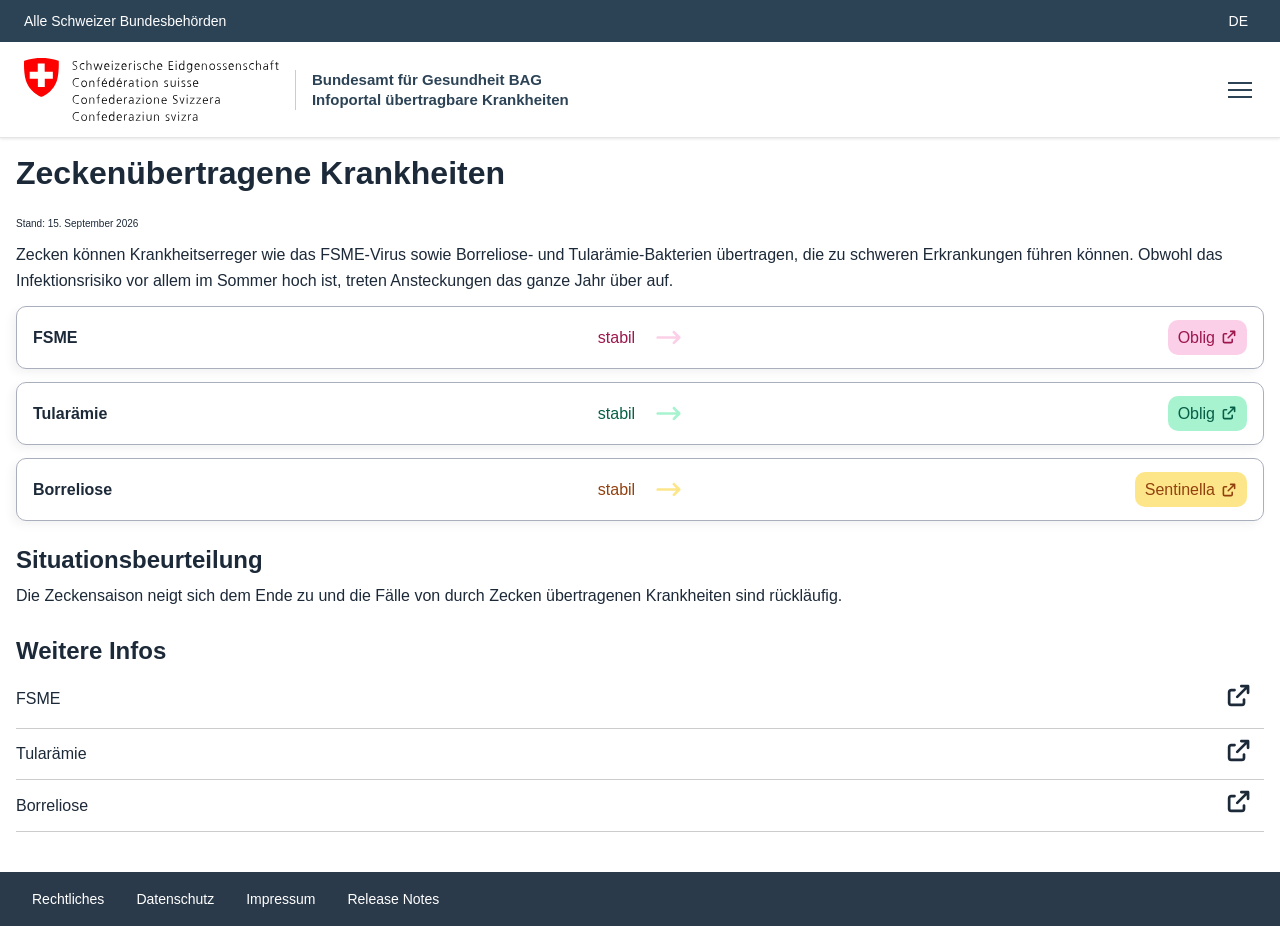
<file: docs/index.html>
<!doctype html>
<html lang="en">
  <head>
    <meta charset="UTF-8" />
    <meta name="viewport" content="width=device-width, initial-scale=1.0" />
    <title>BAG-Infoportal übertragbare Krankheiten</title>
    <link rel="stylesheet" href="style.css" />

    <link rel="icon" type="image/png" sizes="32x32" href="./Favicon/icon2.png">

    <script src="js/p5.min.js"></script>
    <script src="js/d3.min.js"></script>
    
  </head>
  <body>
  <header class="site-header">
    <!-- Dunkelblaue obere Leiste -->
    <div class="top-bar">
      <div class="top-bar-left">
        <span>Alle Schweizer Bundesbehörden</span>
        <i class="fa-solid fa-chevron-down"></i>
      </div>
      <div class="top-bar-right">
        <span>DE</span>
        <i class="fa-solid fa-chevron-down"></i>
      </div>
    </div>

    <!-- Weiße Haupt-Headerleiste -->
    <div class="main-bar">
      <a href="#" class="brand-container">
       <img src="SVG/BundLogo.svg" alt="Bundeslogo" class="logo-desktop"/>
      <img src="SVG/BundLogo-mobile.svg" alt="Bundeslogo" class="logo-mobile"/>
        <div class="brand-divider"></div>

       <div class="brand-text">
  <span class="brand-title">
    <span class="full-text">Bundesamt für Gesundheit BAG</span>
    <span class="short-text">BAG</span>
  </span>
  <span class="brand-subtitle">
    <span class="full-text">Infoportal übertragbare Krankheiten</span>
    <span class="short-text">IDD</span>
  </span>
</div>
      </a>

      <!-- Menü-Button (Burger-Icon) -->
      <button class="menu-button" aria-label="Menü öffnen">
        <i class="fa-solid fa-bars"></i>
      </button>
    </div>
  </header>

  <!-- Hauptinhalt -->
  <section class="Hauptinhalt">
    <div class="Titel">
      Zeckenübertragene Krankheiten
    </div>

      <span class="Label">Stand: 15. September 2026</span>
<!-- 1.> Abschnitt Zeckentext-->
      <div>
        <p>
          Zecken können Krankheitserreger wie das FSME-Virus sowie Borreliose-
          und Tularämie-Bakterien übertragen, die zu schweren Erkrankungen
          führen können. Obwohl das Infektionsrisiko vor allem im Sommer hoch
          ist, treten Ansteckungen das ganze Jahr über auf.
        </p>
</div>

<!-- Buttons für die Krankheiten -->
<div class="Buttons-Krankheiten">
  
<!-- BUTTON 1: FSME -->
<div 
  class="ButtonsK"
  onclick="window.location.href='FSME.html'"
>

  <div class="Lauftext-bold">
    FSME
  </div>

  <div class="Trendbereich">
    <div class="Bennenung-Trend-FSME">
      stabil
    </div>
 <div class="Trend-Icon-FSME">
 <svg xmlns="http://www.w3.org/2000/svg" viewBox="0 0 640 640"><!--!Font Awesome Free 7.3.1 by @fontawesome - https://fontawesome.com License - https://fontawesome.com/license/free Copyright 2026 Fonticons, Inc.--><path d="M342.6 41.4C330.1 28.9 309.8 28.9 297.3 41.4L169.3 169.4C156.8 181.9 156.8 202.2 169.3 214.7C181.8 227.2 202.1 227.2 214.6 214.7L288 141.3L288 576C288 593.7 302.3 608 320 608C337.7 608 352 593.7 352 576L352 141.3L425.4 214.7C437.9 227.2 458.2 227.2 470.7 214.7C483.2 202.2 483.2 181.9 470.7 169.4L342.7 41.4z"/></svg>
 </div>
  </div>

  <!-- Kleiner Button für externes Meldesystem -->
  <a
    href="https://www.idd.bag.admin.ch/de/survey-systems/oblig"
    class="Meldesystem-FSME"
    onclick="event.stopPropagation();"
  >
    <span>Oblig</span>
    <span class="Pfeil"><svg viewBox="0 0 640 640">
        <path d="M384 64C366.3 64 352 78.3 352 96C352 113.7 366.3 128 384 128L466.7 128L265.3 329.4C252.8 341.9 252.8 362.2 265.3 374.7C277.8 387.2 298.1 387.2 310.6 374.7L512 173.3L512 256C512 273.7 526.3 288 544 288C561.7 288 576 273.7 576 256L576 96C576 78.3 561.7 64 544 64L384 64zM144 160C99.8 160 64 195.8 64 240L64 496C64 540.2 99.8 576 144 576L400 576C444.2 576 480 540.2 480 496L480 416C480 398.3 465.7 384 448 384C430.3 384 416 398.3 416 416L416 496C416 504.8 408.8 512 400 512L144 512C135.2 512 128 504.8 128 496L128 240C128 231.2 135.2 224 144 224L224 224C241.7 224 256 209.7 256 192C256 174.3 241.7 160 224 160L144 160z"/>
    </svg>
    </span>
  </a>

</div>

<!-- Button 2: Tularämie -->

<div 
  class="ButtonsK"
  onclick="window.location.href='Tularaemie.html'"
>

  <div class="Lauftext-bold">
    Tularämie
  </div>

  <div class="Trendbereich">
    <div class="Bennenung-Trend-Tularaemie">
      stabil
    </div>
 <div class="Trend-Icon-Tularaemie">
<svg xmlns="http://www.w3.org/2000/svg" viewBox="0 0 640 640"><!--!Font Awesome Free 7.3.1 by @fontawesome - https://fontawesome.com License - https://fontawesome.com/license/free Copyright 2026 Fonticons, Inc.--><path d="M342.6 41.4C330.1 28.9 309.8 28.9 297.3 41.4L169.3 169.4C156.8 181.9 156.8 202.2 169.3 214.7C181.8 227.2 202.1 227.2 214.6 214.7L288 141.3L288 576C288 593.7 302.3 608 320 608C337.7 608 352 593.7 352 576L352 141.3L425.4 214.7C437.9 227.2 458.2 227.2 470.7 214.7C483.2 202.2 483.2 181.9 470.7 169.4L342.7 41.4z"/></svg>
 </div>
  </div>

  <!-- Kleiner Button für externes Meldesystem -->
  <a
    href="https://www.idd.bag.admin.ch/de/survey-systems/oblig"
    class="Meldesystem-Tularaemie"
    onclick="event.stopPropagation();"
  >
    <span>Oblig</span>
    <span class="Pfeil"><svg viewBox="0 0 640 640">
        <path d="M384 64C366.3 64 352 78.3 352 96C352 113.7 366.3 128 384 128L466.7 128L265.3 329.4C252.8 341.9 252.8 362.2 265.3 374.7C277.8 387.2 298.1 387.2 310.6 374.7L512 173.3L512 256C512 273.7 526.3 288 544 288C561.7 288 576 273.7 576 256L576 96C576 78.3 561.7 64 544 64L384 64zM144 160C99.8 160 64 195.8 64 240L64 496C64 540.2 99.8 576 144 576L400 576C444.2 576 480 540.2 480 496L480 416C480 398.3 465.7 384 448 384C430.3 384 416 398.3 416 416L416 496C416 504.8 408.8 512 400 512L144 512C135.2 512 128 504.8 128 496L128 240C128 231.2 135.2 224 144 224L224 224C241.7 224 256 209.7 256 192C256 174.3 241.7 160 224 160L144 160z"/>
    </svg></span>
  </a>



</div>
<!-- Button 3: Borreliose -->
<div 
  class="ButtonsK"
  onclick="window.location.href='FSME.html'"
>

  <div class="Lauftext-bold">
    Borreliose
  </div>

  <div class="Trendbereich">
    <div class="Bennenung-Trend-Borreliose">
      stabil
    </div>
 <div class="Trend-Icon-Borreliose">
 <svg xmlns="http://www.w3.org/2000/svg" viewBox="0 0 640 640"><!--!Font Awesome Free 7.3.1 by @fontawesome - https://fontawesome.com License - https://fontawesome.com/license/free Copyright 2026 Fonticons, Inc.--><path d="M342.6 41.4C330.1 28.9 309.8 28.9 297.3 41.4L169.3 169.4C156.8 181.9 156.8 202.2 169.3 214.7C181.8 227.2 202.1 227.2 214.6 214.7L288 141.3L288 576C288 593.7 302.3 608 320 608C337.7 608 352 593.7 352 576L352 141.3L425.4 214.7C437.9 227.2 458.2 227.2 470.7 214.7C483.2 202.2 483.2 181.9 470.7 169.4L342.7 41.4z"/></svg>
 </div>
  </div>

  <!-- Kleiner Button für externes Meldesystem -->
  <a
    href="https://www.idd.bag.admin.ch/de/survey-systems/sentinella"
    class="Meldesystem-Borreliose"
    onclick="event.stopPropagation();"
  >
    <span>Sentinella</span>
    <span class="Pfeil"><svg viewBox="0 0 640 640">
        <path d="M384 64C366.3 64 352 78.3 352 96C352 113.7 366.3 128 384 128L466.7 128L265.3 329.4C252.8 341.9 252.8 362.2 265.3 374.7C277.8 387.2 298.1 387.2 310.6 374.7L512 173.3L512 256C512 273.7 526.3 288 544 288C561.7 288 576 273.7 576 256L576 96C576 78.3 561.7 64 544 64L384 64zM144 160C99.8 160 64 195.8 64 240L64 496C64 540.2 99.8 576 144 576L400 576C444.2 576 480 540.2 480 496L480 416C480 398.3 465.7 384 448 384C430.3 384 416 398.3 416 416L416 496C416 504.8 408.8 512 400 512L144 512C135.2 512 128 504.8 128 496L128 240C128 231.2 135.2 224 144 224L224 224C241.7 224 256 209.7 256 192C256 174.3 241.7 160 224 160L144 160z"/>
    </svg></span>
  </a>


</div>
     

      <!-- 2. Abschnitt Situationsbeurteilung -->
<section>
        <div class="Untertitel">Situationsbeurteilung</div>
         <p>
          Die Zeckensaison neigt sich dem Ende zu und die Fälle von durch Zecken übertragenen Krankheiten sind rückläufig.
        </p>
      </section>
 <div class="Untertitel">Weitere Infos</div>
      <!-- 3. Abschnitt Weitere Infos -->
      <section class="content">
      
      <a href="https://www.bag.admin.ch/de/fruehsommer-meningoenzephalitis-fsme">
  <div class="KrankheitLink">
    <p>FSME</p>
    <div>  <svg viewBox="0 0 640 640">
        <path d="M384 64C366.3 64 352 78.3 352 96C352 113.7 366.3 128 384 128L466.7 128L265.3 329.4C252.8 341.9 252.8 362.2 265.3 374.7C277.8 387.2 298.1 387.2 310.6 374.7L512 173.3L512 256C512 273.7 526.3 288 544 288C561.7 288 576 273.7 576 256L576 96C576 78.3 561.7 64 544 64L384 64zM144 160C99.8 160 64 195.8 64 240L64 496C64 540.2 99.8 576 144 576L400 576C444.2 576 480 540.2 480 496L480 416C480 398.3 465.7 384 448 384C430.3 384 416 398.3 416 416L416 496C416 504.8 408.8 512 400 512L144 512C135.2 512 128 504.8 128 496L128 240C128 231.2 135.2 224 144 224L224 224C241.7 224 256 209.7 256 192C256 174.3 241.7 160 224 160L144 160z"/>
    </svg></div>
  </div>
</a>

<div class="Trennlinie"></div>

        <a href="https://www.bag.admin.ch/de/tularaemie-hasenpest">
  <div class="KrankheitLink">
    <div>Tularämie</div>
    <div>  <svg viewBox="0 0 640 640">
        <path d="M384 64C366.3 64 352 78.3 352 96C352 113.7 366.3 128 384 128L466.7 128L265.3 329.4C252.8 341.9 252.8 362.2 265.3 374.7C277.8 387.2 298.1 387.2 310.6 374.7L512 173.3L512 256C512 273.7 526.3 288 544 288C561.7 288 576 273.7 576 256L576 96C576 78.3 561.7 64 544 64L384 64zM144 160C99.8 160 64 195.8 64 240L64 496C64 540.2 99.8 576 144 576L400 576C444.2 576 480 540.2 480 496L480 416C480 398.3 465.7 384 448 384C430.3 384 416 398.3 416 416L416 496C416 504.8 408.8 512 400 512L144 512C135.2 512 128 504.8 128 496L128 240C128 231.2 135.2 224 144 224L224 224C241.7 224 256 209.7 256 192C256 174.3 241.7 160 224 160L144 160z"/>
    </svg></div>
  </div>
</a>

        <div class="Trennlinie"></div>


        <a href="https://www.bag.admin.ch/de/borreliose">
  <div class="KrankheitLink">
    <div>Borreliose</div>
    <div>  <svg viewBox="0 0 640 640">
        <path d="M384 64C366.3 64 352 78.3 352 96C352 113.7 366.3 128 384 128L466.7 128L265.3 329.4C252.8 341.9 252.8 362.2 265.3 374.7C277.8 387.2 298.1 387.2 310.6 374.7L512 173.3L512 256C512 273.7 526.3 288 544 288C561.7 288 576 273.7 576 256L576 96C576 78.3 561.7 64 544 64L384 64zM144 160C99.8 160 64 195.8 64 240L64 496C64 540.2 99.8 576 144 576L400 576C444.2 576 480 540.2 480 496L480 416C480 398.3 465.7 384 448 384C430.3 384 416 398.3 416 416L416 496C416 504.8 408.8 512 400 512L144 512C135.2 512 128 504.8 128 496L128 240C128 231.2 135.2 224 144 224L224 224C241.7 224 256 209.7 256 192C256 174.3 241.7 160 224 160L144 160z"/>
    </svg></div>
  </div>
</a>

        <div class="Trennlinie"></div>
      </section>

</section>

<footer class="footer">
  <span>Rechtliches</span>
  <span>Datenschutz</span>
  <span>Impressum</span>
  <span>Release Notes</span>
</footer>

  </body>
</html>
</file>
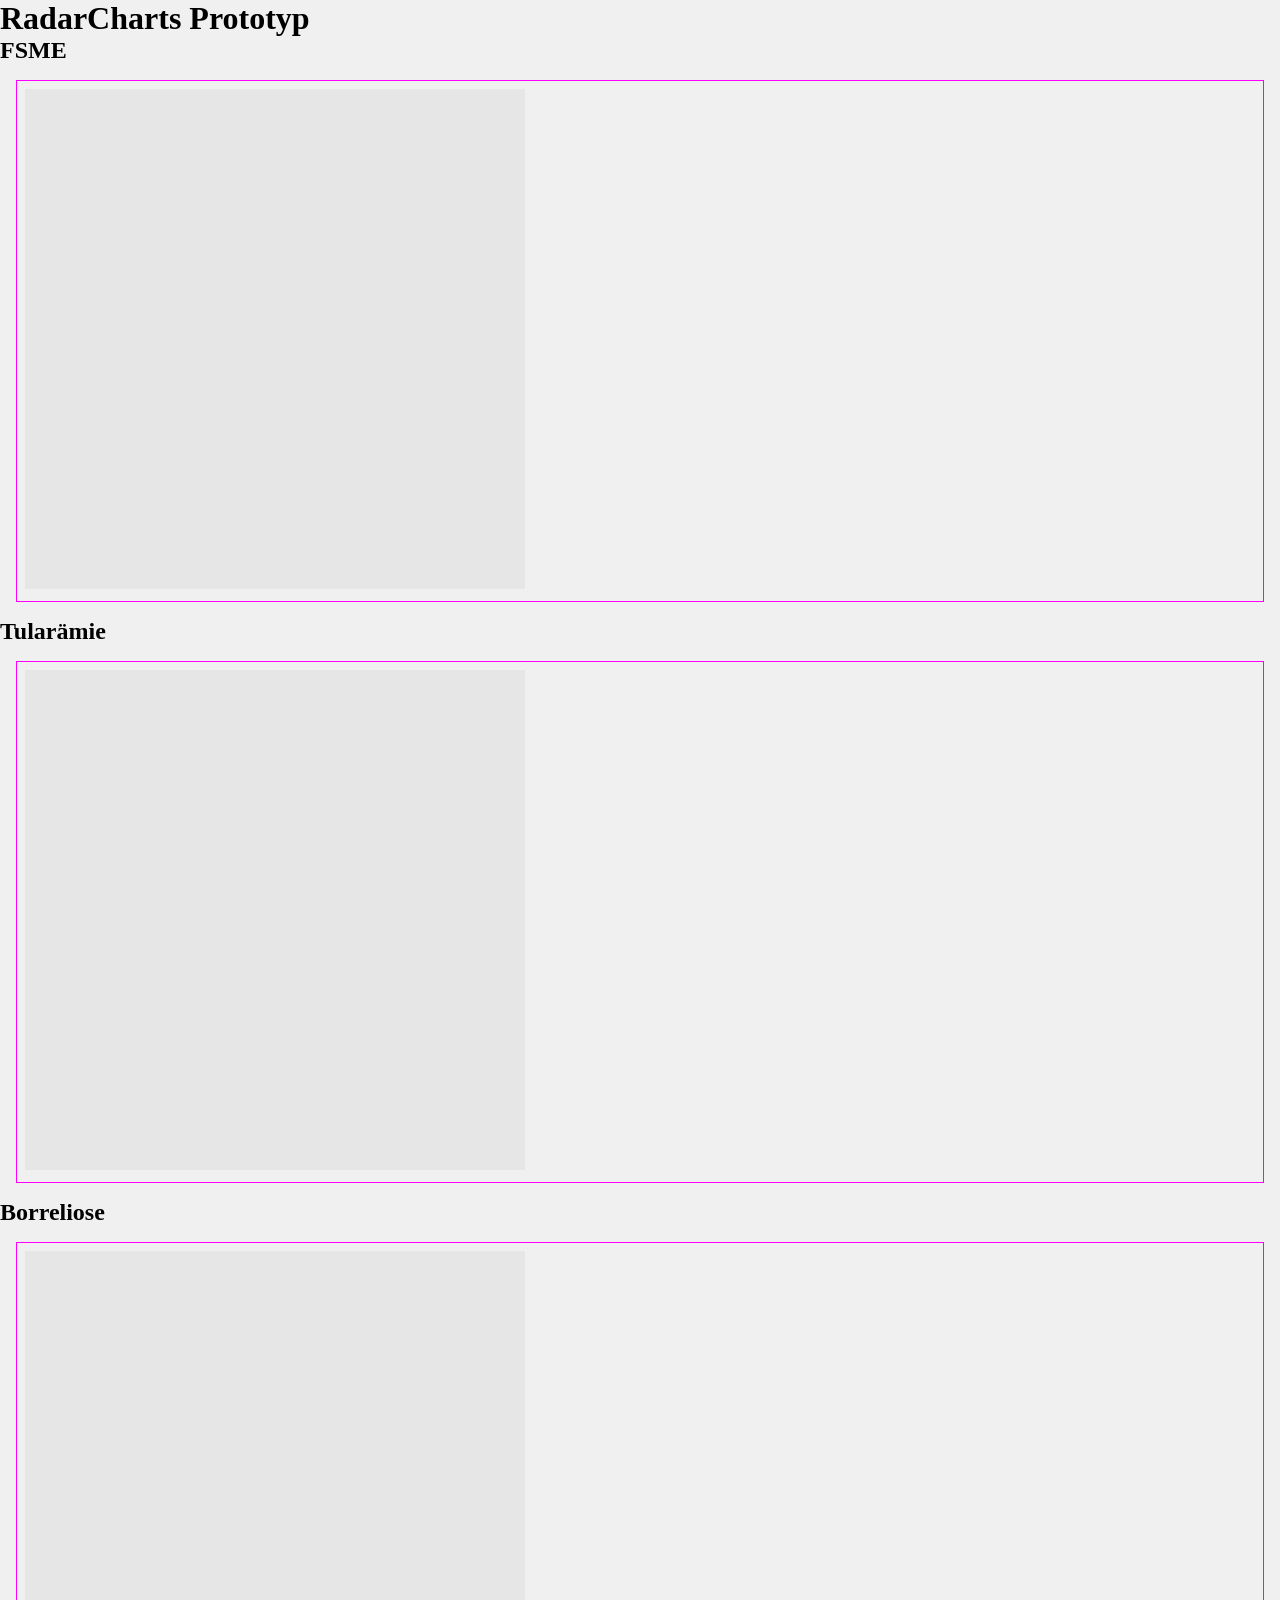
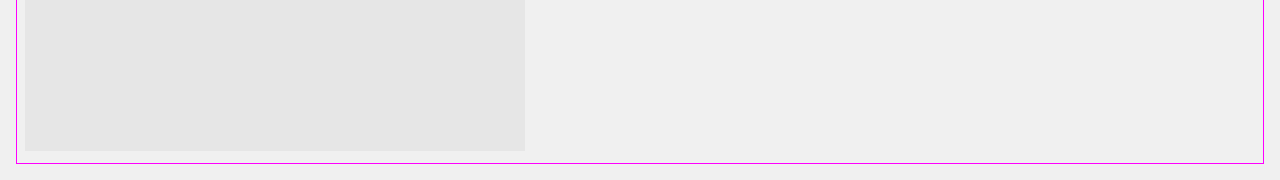
<file: Prototypen Code/Do-not-edit_Vorlage/index.html>
<!DOCTYPE html>
<html lang="de">
<head>
    <meta charset="UTF-8">
    <meta name="viewport" content="width=device-width, initial-scale=1.0">
    <title>RadarChart_prototyp</title>
    <link rel="stylesheet" href="css/style.css">
    <script src="js/p5.min.js"></script>
    <script src="js/d3.min.js"></script>
    
</head>
<body>
    <h1>RadarCharts Prototyp</h1>

    <h2>FSME</h2>
    <div id="canvas_FSME"></div>

    <h2>Tularämie</h2>
    <div id="canvas_Tularämie"></div>

    <h2>Borreliose</h2>
    <div id="canvas_Borreliose"></div>

    <script src="sketch_Tularämie.js"></script>
    <script src="sketch_FSME.js"></script>
    <script src="sketch_Borreliose.js"></script>
</body>
</html>
</file>
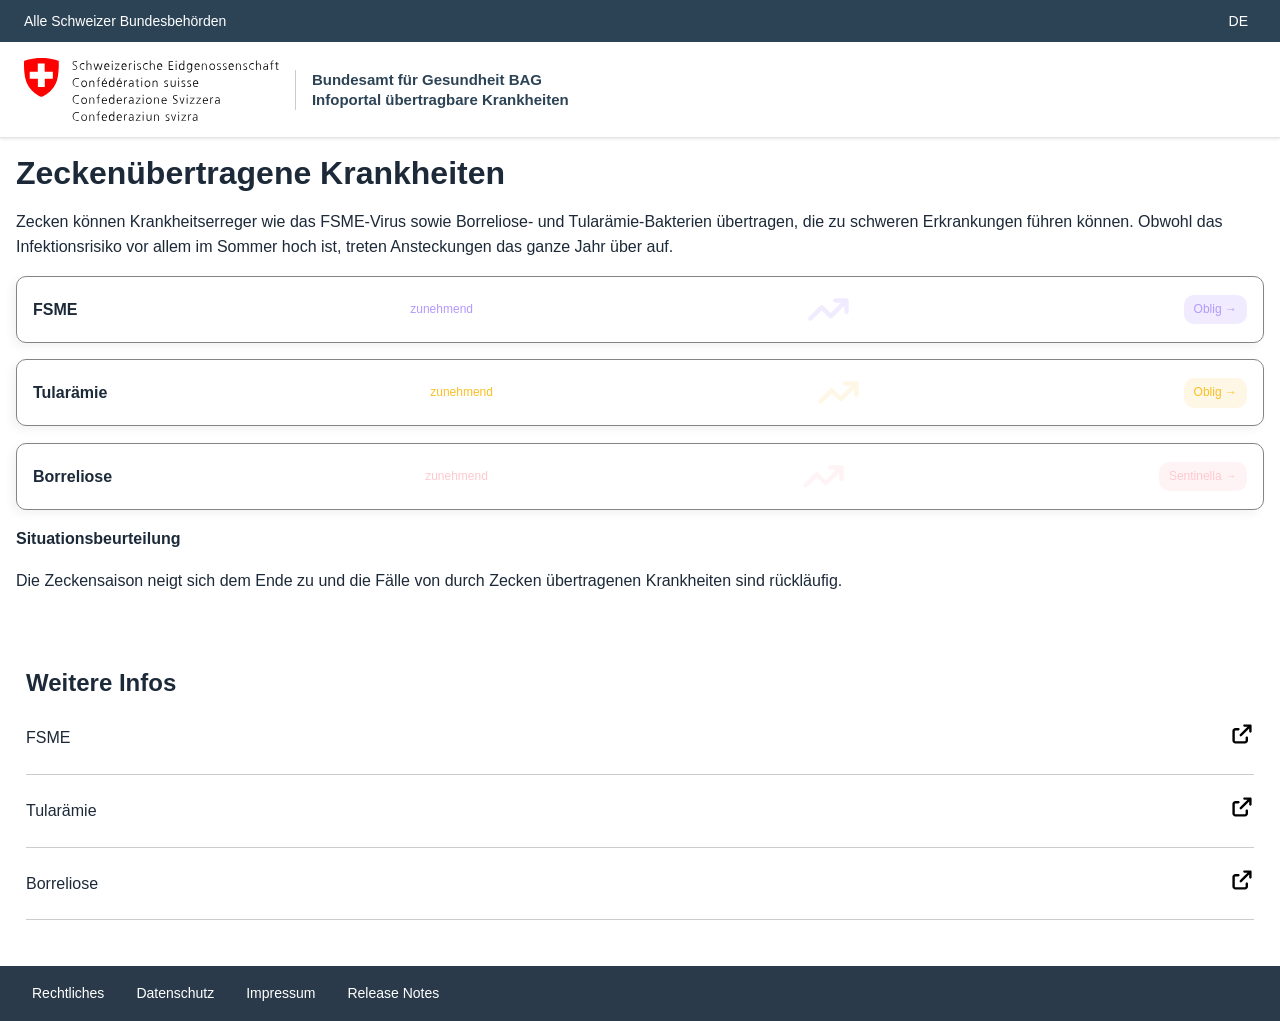
<file: Webseite/Webseite_Infoportal/index.html>
<!doctype html>
<html lang="en">
  <head>
    <meta charset="UTF-8" />
    <meta name="viewport" content="width=device-width, initial-scale=1.0" />
    <title>BAG-Infoportal übertragbare Krankheiten</title>
    <link rel="stylesheet" href="style.css" />

    <script src="js/p5.min.js"></script>
    <script src="js/d3.min.js"></script>
    
  </head>
  <body>
  <header class="site-header">
    <!-- Dunkelblaue obere Leiste -->
    <div class="top-bar">
      <div class="top-bar-left">
        <span>Alle Schweizer Bundesbehörden</span>
        <i class="fa-solid fa-chevron-down"></i>
      </div>
      <div class="top-bar-right">
        <span>DE</span>
        <i class="fa-solid fa-chevron-down"></i>
      </div>
    </div>

    <!-- Weiße Haupt-Headerleiste -->
    <div class="main-bar">
      <a href="#" class="brand-container">
       <img src="SVG/BundLogo.svg" alt="Bundeslogo" class="logo-desktop"/>
      <img src="SVG/BundLogo-mobile.svg" alt="Bundeslogo" class="logo-mobile"/>
        <div class="brand-divider"></div>

       <div class="brand-text">
  <span class="brand-title">
    <span class="full-text">Bundesamt für Gesundheit BAG</span>
    <span class="short-text">BAG</span>
  </span>
  <span class="brand-subtitle">
    <span class="full-text">Infoportal übertragbare Krankheiten</span>
    <span class="short-text">IDD</span>
  </span>
</div>
      </a>

      <!-- Menü-Button (Burger-Icon) -->
      <button class="menu-button" aria-label="Menü öffnen">
        <i class="fa-solid fa-bars"></i>
      </button>
    </div>
  </header>

  <!-- Hauptinhalt -->
  <section class="Hauptinhalt">
    <div class="Titel">
      Zeckenübertragene Krankheiten
    </div>
<!-- 1.> Abschnitt Zeckentext-->
      <div>
        <p>
          Zecken können Krankheitserreger wie das FSME-Virus sowie Borreliose-
          und Tularämie-Bakterien übertragen, die zu schweren Erkrankungen
          führen können. Obwohl das Infektionsrisiko vor allem im Sommer hoch
          ist, treten Ansteckungen das ganze Jahr über auf.
        </p>
</div>

<!-- Buttons für die Krankheiten -->
<div class="Buttons-Krankheiten">
  
<!-- BUTTON 1: FSME -->
<div 
  class="ButtonsK"
  onclick="window.location.href='FSME.html'"
>

  <div class="Krankheit-FSME">
    FSME
  </div>

  <div class="Bennenung-Trend-FSME">
    zunehmend
  </div>

 <div class="Trend-Icon-FSME">
  <svg xmlns="http://www.w3.org/2000/svg" viewBox="0 0 640 640" fill="currentColor" class="trend-arrow">
    <path d="M416 224C398.3 224 384 209.7 384 192C384 174.3 398.3 160 416 160L576 160C593.7 160 608 174.3 608 192L608 352C608 369.7 593.7 384 576 384C558.3 384 544 369.7 544 352L544 269.3L374.6 438.7C362.1 451.2 341.8 451.2 329.3 438.7L224 333.3L86.6 470.6C74.1 483.1 53.8 483.1 41.3 470.6C28.8 458.1 28.8 437.8 41.3 425.3L201.3 265.3C213.8 252.8 234.1 252.8 246.6 265.3L352 370.7L498.7 224L416 224z"/>
  </svg>
</div>

  <!-- Kleiner Button für externes Meldesystem -->
  <a
    href="https://www.idd.bag.admin.ch/de/survey-systems/oblig"
    target="_blank"
    class="Meldesystem-FSME"
    onclick="event.stopPropagation();"
  >
    <span>Oblig</span>
    <span class="Pfeil">→</span>
  </a>

</div>

<!-- Button 2: Tularämie -->

<div 
  class="ButtonsK"
  onclick="window.location.href='Tularaemie.html'"
>

  <div class="Krankheit-Tularaemie">
    Tularämie
  </div>

  <div class="Bennenung-Trend-Tularaemie">
    zunehmend
  </div>

 <div class="Trend-Icon-Tularaemie">
  <svg xmlns="http://www.w3.org/2000/svg" viewBox="0 0 640 640" fill="currentColor" class="trend-arrow">
    <path d="M416 224C398.3 224 384 209.7 384 192C384 174.3 398.3 160 416 160L576 160C593.7 160 608 174.3 608 192L608 352C608 369.7 593.7 384 576 384C558.3 384 544 369.7 544 352L544 269.3L374.6 438.7C362.1 451.2 341.8 451.2 329.3 438.7L224 333.3L86.6 470.6C74.1 483.1 53.8 483.1 41.3 470.6C28.8 458.1 28.8 437.8 41.3 425.3L201.3 265.3C213.8 252.8 234.1 252.8 246.6 265.3L352 370.7L498.7 224L416 224z"/>
  </svg>
</div>

  <!-- Kleiner Button für externes Meldesystem -->
  <a
    href="https://www.idd.bag.admin.ch/de/survey-systems/oblig"
    target="_blank"
    class="Meldesystem-Tularaemie"
    onclick="event.stopPropagation();"
  >
    <span>Oblig</span>
    <span class="Pfeil">→</span>
  </a>



</div>
<!-- Button 3: Borreliose -->
<div 
  class="ButtonsK"
  onclick="window.location.href='FSME.html'"
>

  <div class="Krankheit-Borreliose">
    Borreliose
  </div>

  <div class="Bennenung-Trend-Borreliose">
    zunehmend
  </div>

 <div class="Trend-Icon-Borreliose">
  <svg xmlns="http://www.w3.org/2000/svg" viewBox="0 0 640 640" fill="currentColor" class="trend-arrow">
    <path d="M416 224C398.3 224 384 209.7 384 192C384 174.3 398.3 160 416 160L576 160C593.7 160 608 174.3 608 192L608 352C608 369.7 593.7 384 576 384C558.3 384 544 369.7 544 352L544 269.3L374.6 438.7C362.1 451.2 341.8 451.2 329.3 438.7L224 333.3L86.6 470.6C74.1 483.1 53.8 483.1 41.3 470.6C28.8 458.1 28.8 437.8 41.3 425.3L201.3 265.3C213.8 252.8 234.1 252.8 246.6 265.3L352 370.7L498.7 224L416 224z"/>
  </svg>
</div>

  <!-- Kleiner Button für externes Meldesystem -->
  <a
    href="https://www.idd.bag.admin.ch/de/survey-systems/sentinella"
    target="_blank"
    class="Meldesystem-Borreliose"
    onclick="event.stopPropagation();"
  >
    <span>Sentinella</span>
    <span class="Pfeil">→</span>
  </a>


</div>
     

      <!-- 2. Abschnitt Situationsbeurteilung -->
<section>
        <div class="Ueberschrift">Situationsbeurteilung</div>
         <p>
          Die Zeckensaison neigt sich dem Ende zu und die Fälle von durch Zecken übertragenen Krankheiten sind rückläufig.
        </p>
      </section>

      <!-- 3. Abschnitt Weitere Infos -->
      <section id="content">
        <h2>Weitere Infos</h2>
      <a href="https://www.bag.admin.ch/de/fruehsommer-meningoenzephalitis-fsme">
  <div class="KrankheitLink">
    <div>FSME</div>
    <div>  <svg viewBox="0 0 640 640">
        <path d="M384 64C366.3 64 352 78.3 352 96C352 113.7 366.3 128 384 128L466.7 128L265.3 329.4C252.8 341.9 252.8 362.2 265.3 374.7C277.8 387.2 298.1 387.2 310.6 374.7L512 173.3L512 256C512 273.7 526.3 288 544 288C561.7 288 576 273.7 576 256L576 96C576 78.3 561.7 64 544 64L384 64zM144 160C99.8 160 64 195.8 64 240L64 496C64 540.2 99.8 576 144 576L400 576C444.2 576 480 540.2 480 496L480 416C480 398.3 465.7 384 448 384C430.3 384 416 398.3 416 416L416 496C416 504.8 408.8 512 400 512L144 512C135.2 512 128 504.8 128 496L128 240C128 231.2 135.2 224 144 224L224 224C241.7 224 256 209.7 256 192C256 174.3 241.7 160 224 160L144 160z"/>
    </svg></div>
  </div>
</a>

<div class="Trennlinie"></div>

        <a href="https://www.bag.admin.ch/de/tularaemie-hasenpest">
  <div class="KrankheitLink">
    <div>Tularämie</div>
    <div>  <svg viewBox="0 0 640 640">
        <path d="M384 64C366.3 64 352 78.3 352 96C352 113.7 366.3 128 384 128L466.7 128L265.3 329.4C252.8 341.9 252.8 362.2 265.3 374.7C277.8 387.2 298.1 387.2 310.6 374.7L512 173.3L512 256C512 273.7 526.3 288 544 288C561.7 288 576 273.7 576 256L576 96C576 78.3 561.7 64 544 64L384 64zM144 160C99.8 160 64 195.8 64 240L64 496C64 540.2 99.8 576 144 576L400 576C444.2 576 480 540.2 480 496L480 416C480 398.3 465.7 384 448 384C430.3 384 416 398.3 416 416L416 496C416 504.8 408.8 512 400 512L144 512C135.2 512 128 504.8 128 496L128 240C128 231.2 135.2 224 144 224L224 224C241.7 224 256 209.7 256 192C256 174.3 241.7 160 224 160L144 160z"/>
    </svg></div>
  </div>
</a>

        <div class="Trennlinie"></div>


        <a href="https://www.bag.admin.ch/de/borreliose">
  <div class="KrankheitLink">
    <div>Borreliose</div>
    <div>  <svg viewBox="0 0 640 640">
        <path d="M384 64C366.3 64 352 78.3 352 96C352 113.7 366.3 128 384 128L466.7 128L265.3 329.4C252.8 341.9 252.8 362.2 265.3 374.7C277.8 387.2 298.1 387.2 310.6 374.7L512 173.3L512 256C512 273.7 526.3 288 544 288C561.7 288 576 273.7 576 256L576 96C576 78.3 561.7 64 544 64L384 64zM144 160C99.8 160 64 195.8 64 240L64 496C64 540.2 99.8 576 144 576L400 576C444.2 576 480 540.2 480 496L480 416C480 398.3 465.7 384 448 384C430.3 384 416 398.3 416 416L416 496C416 504.8 408.8 512 400 512L144 512C135.2 512 128 504.8 128 496L128 240C128 231.2 135.2 224 144 224L224 224C241.7 224 256 209.7 256 192C256 174.3 241.7 160 224 160L144 160z"/>
    </svg></div>
  </div>
</a>

        <div class="Trennlinie"></div>
      </section>

</section>

<footer class="footer">
  <span>Rechtliches</span>
  <span>Datenschutz</span>
  <span>Impressum</span>
  <span>Release Notes</span>
</footer>

  </body>
</html>
</file>
<file: docs/style.css>
:root {
  --schriftfarbe-bag: #1c2938;
  --schriftfarbe-bag-link: #4c1d95;
  --farbe-fsme: #9d174d;
  --farbe-fsme-hell: #fbcfe8;
  --farbe-tularaemie: #065f46;
  --farbe-tularaemie-hell: #a7f3d0;
  --farbe-borreliose: #92400e;
  --farbe-borreliose-hell: #fde68a;
}

* {
  box-sizing: border-box;
}

body {
  font-family: noto-sans, sans-serif;
  margin: 0rem;
  padding: 0;
  color: #1c2938;
  background-color: #ffffff;
  text-decoration: none;
  line-height: 1.6;
}
.Hauptinhalt {
  margin: 1rem;
}

.Titel {
  font-size: 2rem;
  font-weight: bold;
  color: var(--schriftfarbe-bag);
  margin-bottom: 1rem;
  margin-top: 1rem;
  line-height: 1.2;
}

.Untertitel {
  font-size: 1.5rem;
  font-weight: bold;
  color: var(--schriftfarbe-bag);
  margin-bottom: 0.5rem;
  margin-top: 1rem;
  line-height: 1.2;
}
p {
  font-size: 1rem;
  color: var(--schriftfarbe-bag);
  margin-top: 0.5rem;
  margin-bottom: 0.5rem;
  line-height: 1.6;
}

.Lauftext-bold {
  font-size: 1rem;
  font-weight: bold;
  color: var(--schriftfarbe-bag);
  margin-top: 0.5rem;
  margin-bottom: 0.5rem;
}

.Label {
  font-size: 0.625rem;
  color: var(--schriftfarbe-bag);
  margin-top: 0.5rem;
  margin-bottom: 0.5rem;
}

.Untertitel-row {
  display: flex;
  align-items: flex-start;
  gap: 10px;
  margin-top: 1rem;
}

.Untertitel-row .Untertitel-text {
  flex: 1;
}

.Untertitel-row .Zeckenbutton {
  margin-left: auto;
  margin-top: 0.75rem;
}

.site-header {
  display: contents;
}

/* --- TOP BAR (Dunkelblau) --- */
.top-bar {
  background-color: #2c4356; /* Schweizer Bund-Dunkelblau */
  color: #ffffff;
  padding: 10px 24px;
  display: flex;
  justify-content: space-between;
  align-items: center;
  font-size: 14px;
}

.top-bar-left,
.top-bar-right {
  display: flex;
  align-items: center;
  cursor: pointer;
  user-select: none;
}

.top-bar-left:hover,
.top-bar-right:hover {
  opacity: 0.9;
}

.top-bar span {
  margin-right: 8px;
}

.top-bar i {
  font-size: 12px;
}

/* --- MAIN NAVIGATION BAR (Weiss) --- */
.main-bar {
  position: sticky;
  top: 0;
  z-index: 20;
  width: 100%;
  display: flex;
  justify-content: space-between;
  align-items: center;
  padding: 16px 24px;
  background-color: #ffffff;
  border-bottom: 1px solid #e5e5e5;
  box-shadow: 0 1px 3px rgba(0, 0, 0, 0.1);
}

.brand-container {
  display: flex;
  align-items: center;
  text-decoration: none;
  color: #2c4356;
}

.brand-container img {
  height: 7vh;
}

/* Standard (Desktop): Mobile-Logo ausblenden */
.logo-mobile {
  display: none;
}

.logo-desktop {
  display: block; /* oder inline-block */
}

/* Mobile Ansicht (unter 768px) */
@media (max-width: 768px) {
  .logo-desktop {
    display: none; /* Desktop-Logo ausblenden */
  }

  .logo-mobile {
    display: block; /* Mobile-Logo einblenden */
  }
}

/* Trennlinie neben dem Wappen */
.brand-divider {
  width: 1px;
  height: 40px;
  background-color: #cccccc;
  margin: 0 16px;
}

/* Textbereich (Titel & Untertitel) */
.brand-text {
  display: flex;
  flex-direction: column;
}

.brand-title {
  font-weight: 700;
  font-size: 15px;
  line-height: 1.2;
  color: #2c4356;
}

.brand-subtitle {
  font-weight: 700;
  font-size: 15px;
  line-height: 1.2;
  color: #2c4356;
  margin-top: 2px;
}

/* Standard (Desktop): Kurzer Text ist versteckt */
.short-text {
  display: none;
}

/* Mobile Ansicht (z.B. Bildschirmbreite bis 768px) */
@media (max-width: 768px) {
  .full-text {
    display: none; /* Langer Text wird ausgeblendet */
  }

  .short-text {
    display: inline; /* Kurzer Text wird eingeblendet */
  }
}

/* Hamburger Menü Icon */
.menu-button {
  background: none;
  border: none;
  cursor: pointer;
  color: #2c4356;
  font-size: 24px;
  padding: 4px;
  display: flex;
  align-items: center;
  justify-content: center;
}

.menu-button:hover {
  opacity: 0.7;
}

.menu-button i {
  display: block;
  position: relative;
  width: 24px;
  height: 2px;
  background-color: currentColor;
  font-size: 0;
}

.menu-button i::before,
.menu-button i::after {
  content: "";
  position: absolute;
  left: 0;
  width: 24px;
  height: 2px;
  background-color: currentColor;
}

.menu-button i::before {
  top: -7px;
}

.menu-button i::after {
  top: 7px;
}

/* Responsive Anpassung für kleinere Bildschirme */
@media (max-width: 600px) {
  .top-bar {
    font-size: 12px;
    padding: 8px 12px;
  }

  .main-bar {
    padding: 12px;
  }

  .brand-title,
  .brand-subtitle {
    font-size: 13px;
  }

  .brand-divider {
    margin: 0 10px;
    height: 32px;
  }

  .navigation-top {
    top: calc(7vh + 24px);
  }
}

.Buttons-Krankheiten {
  display: flex;
  flex-direction: column; /* Vertikale Ausrichtung (untereinander) */
  gap: 0.5vh; /* Abstand zwischen den einzelnen Buttons */
}

/* Button: Ordnet die divs INNERHALB des Buttons NEBENEINANDER an */
.ButtonsK {
  display: grid;
  grid-template-columns: minmax(0, 1fr) auto minmax(0, 1fr);
  align-items: center; /* Vertikal zentrieren */
  column-gap: 10px;
  padding: 10px 16px;
  margin-bottom: 0.25rem;
  margin-top: 0.25rem;
  cursor: pointer;
  border: 0.1px solid rgba(170, 175, 190, 100);
  background-color: #ffffff;
  border-radius: 10px;
  box-shadow: -4px 4px 10px 0 rgba(0, 0, 0, 0.05);
  transition:
    background-color 0.3s ease,
    box-shadow 0.3s ease; /* Sanfte Animation beim Hover */
}

.ButtonsK .Lauftext-bold {
  min-width: 0;
}

.ButtonsK .Trendbereich {
  display: flex;
  align-items: center;
  gap: 20px;
  justify-self: center;
}

.ButtonsK > a {
  justify-self: end;
}

.ButtonsK:hover {
  background-color: #1c293809;
  box-shadow: -4px 4px 15px 0 rgba(0, 0, 0, 0.1); /* Leicht verstärkter Schatten beim Hover */
}

.Bennenung-Trend-FSME {
  color: var(--farbe-fsme);
  font-size: 1rem;
}

.Trend-Icon-FSME {
  color: var(--farbe-fsme-hell);
  height: 3vh;
  width: 3vh;
  rotate: 90deg; /* Dreht den Pfeil um 90 Grad */
}

.Meldesystem-FSME {
  display: inline-flex;
  align-items: center;
  gap: 6px;
  color: var(--farbe-fsme);
  font-size: 1rem;
  background-color: var(--farbe-fsme-hell);
  border-radius: 10px;
  padding: 5px 10px;
  border: none;
  cursor: pointer;
  transition: transform 0.3s ease; /* Sanfte Animation beim Hover */
}

.Meldesystem-FSME:hover {
  transform: scale(1.05); /* Vergrößert den Button leicht beim Hover */
}

.Bennenung-Trend-Tularaemie {
  color: var(--farbe-tularaemie);
  font-size: 1rem;
}

.Trend-Icon-Tularaemie {
  color: var(--farbe-tularaemie-hell);
  height: 3vh;
  width: 3vh;
  rotate: 90deg; /* Dreht den Pfeil um 90 Grad */
}

.Meldesystem-Tularaemie {
  display: inline-flex;
  align-items: center;
  gap: 6px;
  color: var(--farbe-tularaemie);
  font-size: 1rem;
  background-color: var(--farbe-tularaemie-hell);
  border-radius: 10px;
  padding: 5px 10px;
  border: none;
  cursor: pointer;
  transition: transform 0.3s ease; /* Sanfte Animation beim Hover */
}

.Meldesystem-Tularaemie:hover {
  transform: scale(1.05); /* Vergrößert den Button leicht beim Hover */
}

.Bennenung-Trend-Borreliose {
  color: var(--farbe-borreliose);
  font-size: 1rem;
}

.Trend-Icon-Borreliose {
  color: var(--farbe-borreliose-hell);
  height: 3vh;
  width: 3vh;
  rotate: 90deg; /* Dreht den Pfeil um 90 Grad */
}

.Trend-Icon-FSME svg,
.Trend-Icon-Tularaemie svg,
.Trend-Icon-Borreliose svg {
  fill: currentColor;
}

.Meldesystem-Borreliose {
  display: inline-flex;
  align-items: center;
  gap: 6px;
  color: var(--farbe-borreliose);
  font-size: 1rem;
  background-color: var(--farbe-borreliose-hell);
  border-radius: 10px;
  padding: 5px 10px;
  border: none;
  cursor: pointer;
  transition: transform 0.3s ease; /* Sanfte Animation beim Hover */
}

.Meldesystem-Borreliose:hover {
  transform: scale(1.05); /* Vergrößert den Button leicht beim Hover */
}

.Pfeil {
  display: flex;
  align-items: center;
  justify-content: center;
  width: 1em;
  height: 1em;
}

.Meldesystem-FSME .Pfeil svg,
.Meldesystem-Tularaemie .Pfeil svg,
.Meldesystem-Borreliose .Pfeil svg {
  width: 1em;
  height: 1em;
  fill: currentColor;
}

.content {
  padding: 0px;
  /*background-color: #ffffff;*/
  /* border: 1px solid #ccc;*/
  border-radius: 6px;
}

#contentInfos {
  margin-top: 10px;
  padding: 0px;
  background-color: #741b1b;
  border: 1px solid #ccc;
  border-radius: 6px;
}

.KrankheitLink {
  color: #1c2938;
  display: flex;
  align-items: center;
  justify-content: space-between;
  transition: transform 0.3s ease;
}

.KrankheitLink:hover {
  font-weight: bold;
  transform: scale(1.01); /* Vergrößert den Link leicht beim Hover */
}

a {
  text-decoration: none;
  color: inherit; /* Erbt die Farbe des übergeordneten Elements */
}

.KrankheitLink svg {
  width: 4vw;
  height: 3vh;
  color: inherit;
  fill: currentColor;
}

.Trennlinie {
  border-top: 1px solid #ccc;
  margin: 0.5rem 0;
}

.TitelButton {
  font-size: 1.2rem;
  font-weight: bold;
  color: aqua;
}

.footer {
  background-color: #2b3a4a; /* Dunkelblau/Grau wie auf dem Bild */
  color: #ffffff; /* Weiße Schrift */
  display: flex;
  flex-wrap: wrap;
  justify-content: flex-start; /* Oder 'center' für mittige Ausrichtung */
  gap: 32px; /* Abstand zwischen den Texten */
  padding: 16px 32px; /* Innenabstand oben/unten und links/rechts */
  font-family: sans-serif;
  font-size: 14px;
  margin-top: 2rem; /* Abstand zum oberen Inhalt */
}

.navigation-top {
  position: sticky;
  top: 80px;
  z-index: 10;
  background-color: #ffffff;
  color: var(--schriftfarbe-bag);
  font-weight: bold;
  font-size: 1rem;
  box-shadow: 0px 8px 10px -5px rgba(188, 185, 185, 0.3);
  padding: 10px 24px;
  margin-left: -1rem;
  margin-right: -1rem;
  display: flex;
  justify-content: space-between;
  align-items: center;
  font-size: 1rem;
  cursor: pointer;
}

.navigation-top svg {
  width: 24px;
  height: 24px;
  rotate: -90deg; /* Dreht den Pfeil um 90 Grad */
  color: var(--schriftfarbe-bag);
}

.FSME-active {
  display: flex;
  gap: 16px;
  color: var(--farbe-fsme);
  padding: 10px 20px;
  border-bottom: 2px solid var(--farbe-fsme);
}

.Tularaemie-active {
  display: flex;
  gap: 16px;
  color: var(--farbe-tularaemie);
  padding: 10px 20px;
  border-bottom: 2px solid var(--farbe-tularaemie);
}

.Borreliose-active {
  display: flex;
  gap: 16px;
  color: var(--farbe-borreliose);
  padding: 10px 20px;
  border-bottom: 2px solid var(--farbe-borreliose);
}

.Linkkrankheit {
  text-decoration: none;
  transition: color 0.3s ease;
}

.Link {
  color: var(--farbe-fsme);
  font-size: 0.75rem;
  text-decoration: underline;
  transition: color 0.3s ease;
}

.Link:hover {
  transform: scale(1.05); /* Vergrößert den Link leicht beim Hover */
}
/* Container-Kiste */
.info-box {
  display: flex; /* Bringt Bild und Text nebeneinander */
  align-items: center; /* Zentriert Bild und Text vertikal */
  gap: 50px; /* Abstand zwischen Bild und Text */
  font-family:
    Noto Sans,
    sans-serif;
  max-width: 500px; /* Maximale Breite der Box */
  padding: 10px; /* Innenabstand */
  color: var(--farbe-fsme);
  border: 0.1px solid transparent;
  border-radius: 10px; /* Abgerundete Ecken */
  box-shadow: -4px 4px 10px 0 color-mix(in srgb, currentColor 5%, transparent);
}

.info-box + .info-box {
  margin-top: 0.5rem;
}

/* Bild-Bereich links */
.info-box-image svg {
  width: 50px; /* Anpassen nach Bedarf */
  height: 30px;
  color: var(--farbe-fsme); /* Farbe für das SVG */
  fill: currentColor;
  align-self: flex-start; /* Bild oben ausrichten */
  object-fit: cover;
  border-radius: 4px; /* Leichte Abrundung der Ecken */

  display: block;
  transform: scale(2);
  transform-origin: left center;
}

.info-box-image.bg-color-fsme {
  background-color: white; /* Weiß */
  border-radius: 4px;
}

.info-box-image.bg-color-tularaemie {
  background-color: white; /* Weiß */
  border-radius: 4px;
}
.info-box-image.bg-color-borreliose {
  background-color: white; /* Weiß */
  border-radius: 4px;
}

/* Text-Bereich rechts */
.info-box-content {
  display: flex;
  flex-direction: column; /* Ordnet die 3 Textzeilen untereinander an */
  gap: 0;
  line-height: 1.2;
}

.info-box-content > span,
.info-box-content > .Lauftext-bold,
.info-box-content > .Label,
.info-box-content > p {
  margin: 0.25rem;
}

#c_Radial_FSME {
  border: 1px solid transparent;
  width: 350px;
  height: 400px;
}

#c_Karte_FSME {
  border: 1px solid transparent;
  width: 350px;
  height: 680px;
}

#c_AgeGroup_FSME {
  border: 1px solid transparent;
  width: 350px;
  height: 420px;
}

.canvas-full-width {
  box-sizing: border-box;
  width: calc(100% + 2rem);
  margin-left: -1rem;
  margin-right: -1rem;
}

/* Keep every content section inside the page margins on small screens. */
@media (max-width: 600px) {
  .top-bar {
    margin-inline: 0;
  }

  .main-bar {
    width: 100%;
    margin-inline: 0;
  }

  .navigation-top {
    width: calc(100% + 2rem);
    margin-left: -1rem;
    margin-right: -1rem;
  }

  .canvas-full-width {
    width: 100%;
    margin-inline: 0;
  }

  #c_Radial_FSME,
  #c_Karte_FSME,
  #c_AgeGroup_FSME {
    width: 100%;
    max-width: 350px;
  }
}

.canvas-full-width canvas {
  display: block;
  margin: 0 auto;
}

/* style the AGEGROUP slider */
#c_AgeGroup_FSME {
  position: relative;
}

/* position and style the slider */
#c_AgeGroup_FSME input[type="range"] {
  position: absolute;
  left: 0px;
  top: 365px;
  width: 370px;
  height: 5px;
  margin: 0;

  appearance: none;
  -webkit-appearance: none;

  background: #dce5e9;
  border-radius: 5px;
  outline: none;
}

/* style the slider button */
#c_AgeGroup_FSME input[type="range"]::-webkit-slider-thumb {
  appearance: none;
  -webkit-appearance: none;
  width: 18px;
  height: 18px;
  background: #be185d;
  border-radius: 50%;
  cursor: pointer;
}

#c_AgeGroup_FSME input[type="range"]::-moz-range-thumb {
  width: 18px;
  height: 18px;
  background: #be185d;
  border: none;
  border-radius: 50%;
  cursor: pointer;
}

/* style the KARTE slider */
#c_Karte_FSME {
  position: relative;
}

/* position and style the slider */
#c_Karte_FSME input[type="range"] {
  position: absolute;
  left: 0px;
  top: 395px;
  width: 370px;
  height: 5px;
  margin: 0;
  z-index: 0;

  appearance: none;
  -webkit-appearance: none;

  background: #dce5e9;
  border-radius: 5px;
  outline: none;
}

/* style the slider button */
#c_Karte_FSME input[type="range"]::-webkit-slider-thumb {
  appearance: none;
  -webkit-appearance: none;
  width: 18px;
  height: 18px;
  background: #9d174d;
  border-radius: 50%;
  cursor: pointer;
}

#c_Karte_FSME input[type="range"]::-moz-range-thumb {
  width: 18px;
  height: 18px;
  background: #9d174d;
  border: none;
  border-radius: 50%;
  cursor: pointer;
}

/* hide the lil-gui panel, the year buttons in the chart are used instead */
.lil-gui {
  display: none;
}

@keyframes elastic-bounce-short {
  0%,
  16.67%,
  50%,
  66.67%,
  100% {
    transform: translateY(0) scale(1, 1);
  }
  5%,
  55% {
    transform: translateY(-18px) scale(0.95, 1.05);
  }
  8.33%,
  58.33% {
    transform: translateY(0) scale(1.08, 0.92);
  }
  10.83%,
  60.83% {
    transform: translateY(-6px) scale(0.98, 1.02);
  }
}

@keyframes elastic-bounce {
  0%,
  1%,
  100% {
    transform: translateY(0) scale(1, 1);
  }
  0.33% {
    transform: translateY(-18px) scale(0.95, 1.05);
  }
  0.55% {
    transform: translateY(0) scale(1.08, 0.92);
  }
  0.72% {
    transform: translateY(-6px) scale(0.98, 1.02);
  }
}

.Zeckenbutton {
  display: flex;
  align-items: center;
  justify-content: center;
  border: 1px solid transparent;
  border-radius: 10px;
  background-color: #fff;
  box-shadow: -4px 4px 10px 0 color-mix(in srgb, currentColor 5%, transparent);
  padding: 5px;
}

.Zeckenbutton svg {
  width: 30px;
  height: 30px;
  color: var(--farbe-fsme);
  fill: currentColor;
  animation: elastic-bounce 15s ease 3s infinite;
}
</file>
<file: Prototypen Code/Do-not-edit_Vorlage/css/style.css>
* {
    margin: 0;
    padding: 0;
    box-sizing: border-box;
}

body {
    justify-content: center;
    align-items: center;
    min-height: 100vh;
    background: #f0f0f0;
}

#canvas_FSME {
    border: solid thin magenta;
    margin: 1rem;
    padding: 0.5rem;
}

#canvas_Tularämie {
    border: solid thin magenta;
    margin: 1rem;
    padding: 0.5rem;
}

#canvas_Borreliose {
    border: solid thin magenta;
    margin: 1rem;
    padding: 0.5rem;
}
</file>
<file: Webseite/Webseite_Infoportal/style.css>
:root {
  --schriftfarbe-bag: #1c2938;
  --schriftfarbe-bag-link: #dd202b;
  --farbe-fsme: #b299ff;
  --farbe-fsme-hell: #f0ebff;
  --farbe-tularaemie: #fbbf24;
  --farbe-tularaemie-hell: #fff7e6;
  --farbe-borreliose: #ffc9cd;
  --farbe-borreliose-hell: #fff4f5;
}

body {
  font-family: noto-sans, sans-serif;
  margin: 0rem;
  padding: 0;
  color: #1c2938;
  background-color: #ffffff;
  text-decoration: none;
  line-height: 1.6;
}
.Hauptinhalt {
  margin: 1rem;
}

.Titel {
  font-size: 2rem;
  font-weight: bold;
  color: var(--schriftfarbe-bag);
  margin-bottom: 1rem;
  line-height: 1.2;
}

.Untertitel {
  font-size: 1.5rem;
  font-weight: bold;
  color: var(--schriftfarbe-bag);
  margin-top: 1rem;
  line-height: 1.2;
}

.Ueberschrift {
  font-size: 1rem;
  font-weight: bold;
  color: var(--schriftfarbe-bag);
  margin-bottom: 0.5rem;
}

.site-header {
  position: sticky;
  top: 0;
  z-index: 20;
  left: 0;
  width: 100%;
  background-color: #ffffff;
  box-shadow: 0 1px 3px rgba(0, 0, 0, 0.1);
}

/* --- TOP BAR (Dunkelblau) --- */
.top-bar {
  background-color: #2c4356; /* Schweizer Bund-Dunkelblau */
  color: #ffffff;
  padding: 10px 24px;
  display: flex;
  justify-content: space-between;
  align-items: center;
  font-size: 14px;
}

.top-bar-left,
.top-bar-right {
  display: flex;
  align-items: center;
  cursor: pointer;
  user-select: none;
}

.top-bar-left:hover,
.top-bar-right:hover {
  opacity: 0.9;
}

.top-bar span {
  margin-right: 8px;
}

.top-bar i {
  font-size: 12px;
}

/* --- MAIN NAVIGATION BAR (Weiss) --- */
.main-bar {
  display: flex;
  justify-content: space-between;
  align-items: center;
  padding: 16px 24px;
  background-color: #ffffff;
  border-bottom: 1px solid #e5e5e5;
}

.brand-container {
  display: flex;
  align-items: center;
  text-decoration: none;
  color: #2c4356;
}

.brand-container img {
  height: 7vh;
}

/* Standard (Desktop): Mobile-Logo ausblenden */
.logo-mobile {
  display: none;
}

.logo-desktop {
  display: block; /* oder inline-block */
}

/* Mobile Ansicht (unter 768px) */
@media (max-width: 768px) {
  .logo-desktop {
    display: none; /* Desktop-Logo ausblenden */
  }

  .logo-mobile {
    display: block; /* Mobile-Logo einblenden */
  }
}

/* Trennlinie neben dem Wappen */
.brand-divider {
  width: 1px;
  height: 40px;
  background-color: #cccccc;
  margin: 0 16px;
}

/* Textbereich (Titel & Untertitel) */
.brand-text {
  display: flex;
  flex-direction: column;
}

.brand-title {
  font-weight: 700;
  font-size: 15px;
  line-height: 1.2;
  color: #2c4356;
}

.brand-subtitle {
  font-weight: 700;
  font-size: 15px;
  line-height: 1.2;
  color: #2c4356;
  margin-top: 2px;
}

/* Standard (Desktop): Kurzer Text ist versteckt */
.short-text {
  display: none;
}

/* Mobile Ansicht (z.B. Bildschirmbreite bis 768px) */
@media (max-width: 768px) {
  .full-text {
    display: none; /* Langer Text wird ausgeblendet */
  }

  .short-text {
    display: inline; /* Kurzer Text wird eingeblendet */
  }
}

/* Hamburger Menü Icon */
.menu-button {
  background: none;
  border: none;
  cursor: pointer;
  color: #2c4356;
  font-size: 24px;
  padding: 4px;
  display: flex;
  align-items: center;
  justify-content: center;
}

.menu-button:hover {
  opacity: 0.7;
}

/* Responsive Anpassung für kleinere Bildschirme */
@media (max-width: 600px) {
  .top-bar {
    font-size: 12px;
    padding: 8px 12px;
  }

  .main-bar {
    padding: 12px;
  }

  .brand-title,
  .brand-subtitle {
    font-size: 13px;
  }

  .brand-divider {
    margin: 0 10px;
    height: 32px;
  }

  .navigation-top {
    top: 100px;
  }
}

.Buttons-Krankheiten {
  display: flex;
  flex-direction: column; /* Vertikale Ausrichtung (untereinander) */
  gap: 0.5vh; /* Abstand zwischen den einzelnen Buttons */
}

/* Button: Ordnet die divs INNERHALB des Buttons NEBENEINANDER an */
.ButtonsK {
  display: flex; /* Nebeneinander für die Inhalte im Button */
  flex-direction: row;
  align-items: center; /* Vertikal zentrieren */
  justify-content: space-between; /* Abstand zwischen den Elementen */

  padding: 10px 16px;
  margin-bottom: 12px;
  cursor: pointer;
  border: 0.5px solid #858585;
  background-color: #ffffff;
  border-radius: 10px;
  box-shadow: -4px 4px 10px 0 rgba(0, 0, 0, 0.05);
  transition:
    background-color 0.3s ease,
    box-shadow 0.3s ease; /* Sanfte Animation beim Hover */
}

.ButtonsK:hover {
  background-color: #f0f0f0; /* Hellerer Hintergrund beim Hover */
  box-shadow: -4px 4px 15px 0 rgba(0, 0, 0, 0.1); /* Leicht verstärkter Schatten beim Hover */
}

.Krankheit-FSME {
  color: schriftfarbe-bag;
  font-weight: bold;
}

.Bennenung-Trend-FSME {
  color: var(--farbe-fsme);
  font-weight: lighter;
  font-size: 0.75rem;
}

.Trend-Icon-FSME {
  color: var(--farbe-fsme-hell);
  height: 5vh;
  width: 5vh;
}

.Meldesystem-FSME {
  color: var(--farbe-fsme);
  font-weight: lighter;
  font-size: 0.75rem;
  background-color: var(--farbe-fsme-hell);
  border-radius: 10px;
  padding: 5px 10px;
  border: none;
  cursor: pointer;
  transition: transform 0.3s ease; /* Sanfte Animation beim Hover */
}

.Meldesystem-FSME:hover {
  transform: scale(1.05); /* Vergrößert den Button leicht beim Hover */
}

.Krankheit-Tularaemie {
  color: schriftfarbe-bag;
  font-weight: bold;
}

.Bennenung-Trend-Tularaemie {
  color: var(--farbe-tularaemie);
  font-weight: lighter;
  font-size: 0.75rem;
}

.Trend-Icon-Tularaemie {
  color: var(--farbe-tularaemie-hell);
  height: 5vh;
  width: 5vh;
}

.Meldesystem-Tularaemie {
  color: var(--farbe-tularaemie);
  font-weight: lighter;
  font-size: 0.75rem;
  background-color: var(--farbe-tularaemie-hell);
  border-radius: 10px;
  padding: 5px 10px;
  border: none;
  cursor: pointer;
  transition: transform 0.3s ease; /* Sanfte Animation beim Hover */
}

.Meldesystem-Tularaemie:hover {
  transform: scale(1.05); /* Vergrößert den Button leicht beim Hover */
}

.Krankheit-Borreliose {
  color: schriftfarbe-bag;
  font-weight: bold;
}

.Bennenung-Trend-Borreliose {
  color: var(--farbe-borreliose);
  font-weight: lighter;
  font-size: 0.75rem;
}

.Trend-Icon-Borreliose {
  color: var(--farbe-borreliose-hell);
  height: 5vh;
  width: 5vh;
}

.Meldesystem-Borreliose {
  color: var(--farbe-borreliose);
  font-weight: lighter;
  font-size: 0.75rem;
  background-color: var(--farbe-borreliose-hell);
  border-radius: 10px;
  padding: 5px 10px;
  border: none;
  cursor: pointer;
  transition: transform 0.3s ease; /* Sanfte Animation beim Hover */
}

.Meldesystem-Borreliose:hover {
  transform: scale(1.05); /* Vergrößert den Button leicht beim Hover */
}

#content {
  margin-top: 20px;
  padding: 10px;
  /*background-color: #ffffff;*/
  /* border: 1px solid #ccc;*/
  border-radius: 6px;
}

#contentInfos {
  margin-top: 20px;
  padding: 10px;
  background-color: #ffffff;
  border: 1px solid #ccc;
  border-radius: 6px;
}

.KrankheitLink {
  color: #1c2938;
  display: flex;
  align-items: center;
  justify-content: space-between;
  transition: transform 0.3s ease;
}

.KrankheitLink:hover {
  font-weight: bold;
  transform: scale(1.01); /* Vergrößert den Link leicht beim Hover */
}

a {
  text-decoration: none;
  color: inherit; /* Erbt die Farbe des übergeordneten Elements */
}

.KrankheitLink svg {
  width: 24px;
  height: 24px;
}
.Trennlinie {
  border-top: 1px solid #ccc;
  margin: 20px 0;
}

.TitelButton {
  font-size: 1.2rem;
  font-weight: bold;
  color: aqua;
}

.footer {
  background-color: #2b3a4a; /* Dunkelblau/Grau wie auf dem Bild */
  color: #ffffff; /* Weiße Schrift */
  display: flex;
  flex-wrap: wrap;
  justify-content: flex-start; /* Oder 'center' für mittige Ausrichtung */
  gap: 32px; /* Abstand zwischen den Texten */
  padding: 16px 32px; /* Innenabstand oben/unten und links/rechts */
  font-family: sans-serif;
  font-size: 14px;
}

.navigation-top {
  position: sticky;
  top: 106px;
  z-index: 10;
  background-color: #ffffff;
  color: var(--schriftfarbe-bag);
  box-shadow: 0px 8px 10px -5px rgba(188, 185, 185, 0.3);
  padding: 10px 24px;
  margin-left: -1rem;
  margin-right: -1rem;
  display: flex;
  justify-content: space-between;
  align-items: center;
  font-size: 1rem;
  cursor: pointer;
}

.navigation-top svg {
  width: 24px;
  height: 24px;
  rotate: -90deg; /* Dreht den Pfeil um 90 Grad */
  color: var(--schriftfarbe-bag);
}

.FSME-active {
  display: flex;
  gap: 16px;
  color: var(--farbe-fsme);
  padding: 10px 20px;
  border-bottom: 2px solid var(--farbe-fsme);
}

.Tularaemie-active {
  display: flex;
  gap: 16px;
  color: var(--farbe-tularaemie);
  padding: 10px 20px;
  border-bottom: 2px solid var(--farbe-tularaemie);
}

.Borreliose-active {
  display: flex;
  gap: 16px;
  color: var(--farbe-borreliose);
  padding: 10px 20px;
  border-bottom: 2px solid var(--farbe-borreliose);
}

.Linkkrankheit {
  text-decoration: none;
  transition: color 0.3s ease;
}

.Link {
  color: var(--schriftfarbe-bag-link);
  text-decoration: none;
  transition: color 0.3s ease;
}
/* Container-Kiste */
.info-box {
  display: flex; /* Bringt Bild und Text nebeneinander */
  align-items: center; /* Zentriert Bild und Text vertikal */
  gap: 20px; /* Abstand zwischen Bild und Text */
  font-family: Arial, sans-serif;
  max-width: 500px; /* Maximale Breite der Box */
  padding: 20px;
}

/* Bild-Bereich links */
.info-box-image img {
  width: 60px; /* Anpassen nach Bedarf */
  height: 60px;
  align-self: flex-start; /* Bild oben ausrichten */
  object-fit: cover;
  border-radius: 4px; /* Leichte Abrundung der Ecken */
  padding: 20px; /* Innenabstand für das Bild */

  display: block;
}

.info-box-image.bg-color-fsme {
  background-color: var(--farbe-fsme); /* Gelb */
  border-radius: 4px;
}

.info-box-image.bg-color-tularaemie {
  background-color: var(--farbe-tularaemie); /* Lila */
  border-radius: 4px;
}
.info-box-image.bg-color-borreliose {
  background-color: var(--farbe-borreliose); /* Rosa */
  border-radius: 4px;
}

/* Text-Bereich rechts */
.info-box-content {
  display: flex;
  flex-direction: column; /* Ordnet die 3 Textzeilen untereinander an */
  gap: 4px; /* Abstand zwischen den Textzeilen */
}

/* Zeile 1: Kategoriestext (grau & klein) */
.info-box-content .category {
  font-size: 14px;
  color: #999999;
}

/* Zeile 2: Titel (fett & dunkel) */
.info-box-content .title {
  margin: 0; /* Standart-Abstände des h3 entfernen */
  font-size: 20px;
  font-weight: bold;
  color: #1a2b3c;
}

/* Zeile 3: Beschreibungstext */
.info-box-content .description {
  margin: 0; /* Standart-Abstände des p entfernen */
  font-size: 14px;
  color: #333333;
}

#c_Radial_FSME {
  border: 1px solid magenta;
  width: 500px;
  height: 500px;
}

#c_Karte_FSME {
  border: 1px solid magenta;
  width: 500px;
  height: 1000px;
}

#c_AgeGroup_FSME {
  border: 1px solid magenta;
  width: 500px;
  height: 500px;
}

/* style the AGEGROUP slider */
#c_AgeGroup_FSME {
  position: relative;
}

/* position and style the slider */
#c_AgeGroup_FSME input[type="range"] {
  position: absolute;
  left: 120px;
  top: 405px;
  width: 290px;
  height: 5px;
  margin: 0;

  appearance: none;
  -webkit-appearance: none;

  background: #dce5e9;
  border-radius: 5px;
  outline: none;
}

/* style the slider button */
#c_AgeGroup_FSME input[type="range"]::-webkit-slider-thumb {
  appearance: none;
  -webkit-appearance: none;
  width: 18px;
  height: 18px;
  background: #0a3c6e;
  border-radius: 50%;
  cursor: pointer;
}

#c_AgeGroup_FSME input[type="range"]::-moz-range-thumb {
  width: 18px;
  height: 18px;
  background: #0a3c6e;
  border: none;
  border-radius: 50%;
  cursor: pointer;
}
</file>
